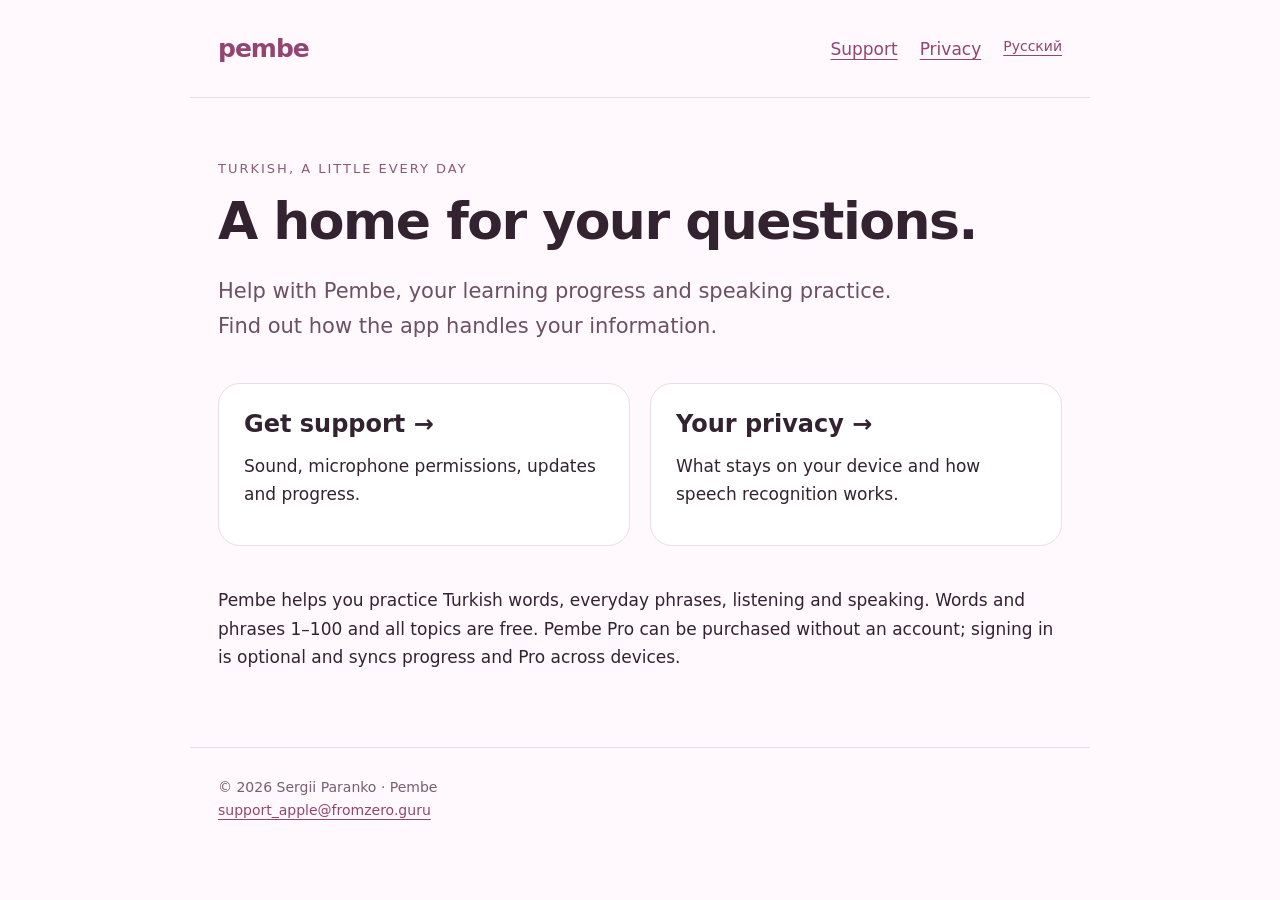
<file: index.html>
<!doctype html><html lang="en"><head><meta charset="utf-8"><meta name="viewport" content="width=device-width,initial-scale=1"><meta name="description" content="Pembe — Support and privacy"><title>Pembe — Support and privacy</title><link rel="stylesheet" href="style.css"></head><body><header><a class="brand" href="./">pembe</a><nav><a href="support/">Support</a><a href="privacy/">Privacy</a><a class="lang" href="ru/">Русский</a></nav></header><main><p class="tag">Turkish, a little every day</p><h1>A home for your questions.</h1><p class="lead">Help with Pembe, your learning progress and speaking practice. Find out how the app handles your information.</p><div class="cards"><a class="card" href="support/"><h2>Get support →</h2><p>Sound, microphone permissions, updates and progress.</p></a><a class="card" href="privacy/"><h2>Your privacy →</h2><p>What stays on your device and how speech recognition works.</p></a></div><p>Pembe helps you practice Turkish words, everyday phrases, listening and speaking. Words and phrases 1–100 and all topics are free. Pembe Pro can be purchased without an account; signing in is optional and syncs progress and Pro across devices.</p></main><footer>© 2026 Sergii Paranko · Pembe<br><a href="mailto:support_apple@fromzero.guru">support_apple@fromzero.guru</a></footer></body></html>
</file>
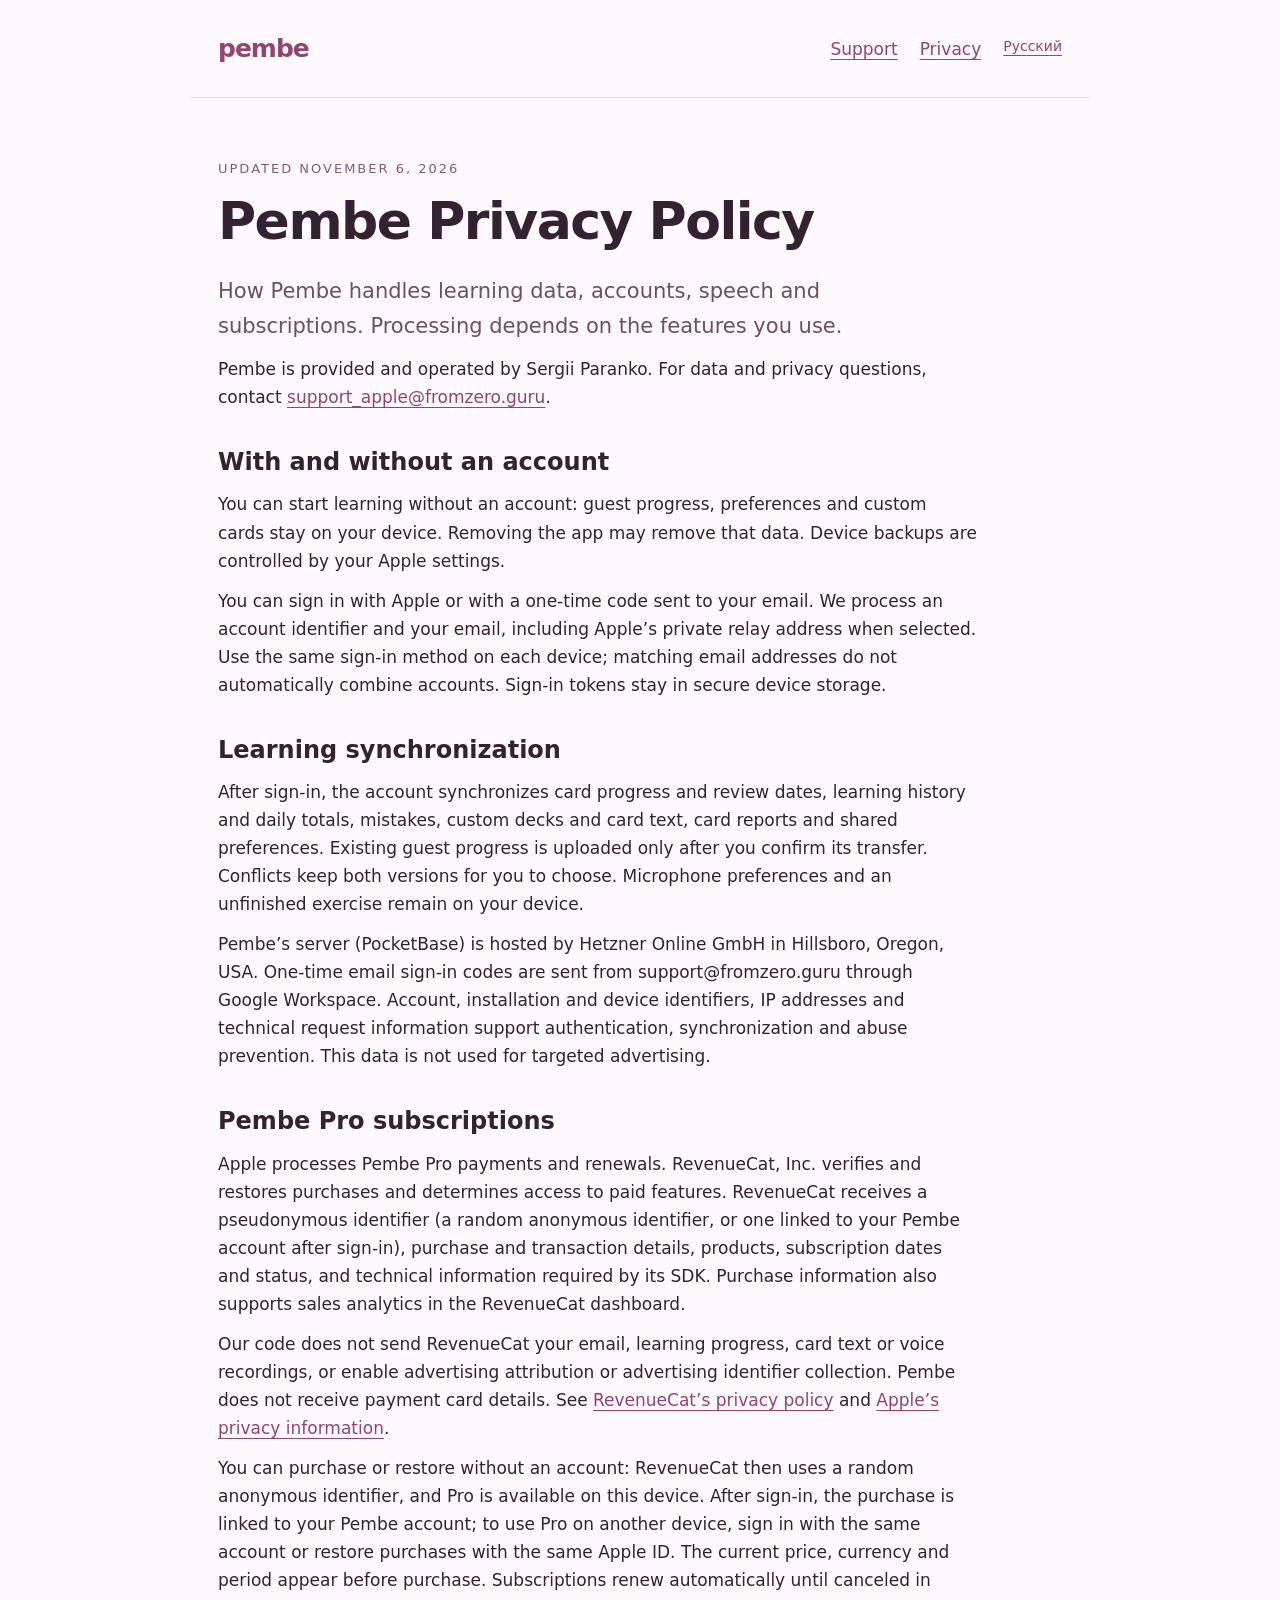
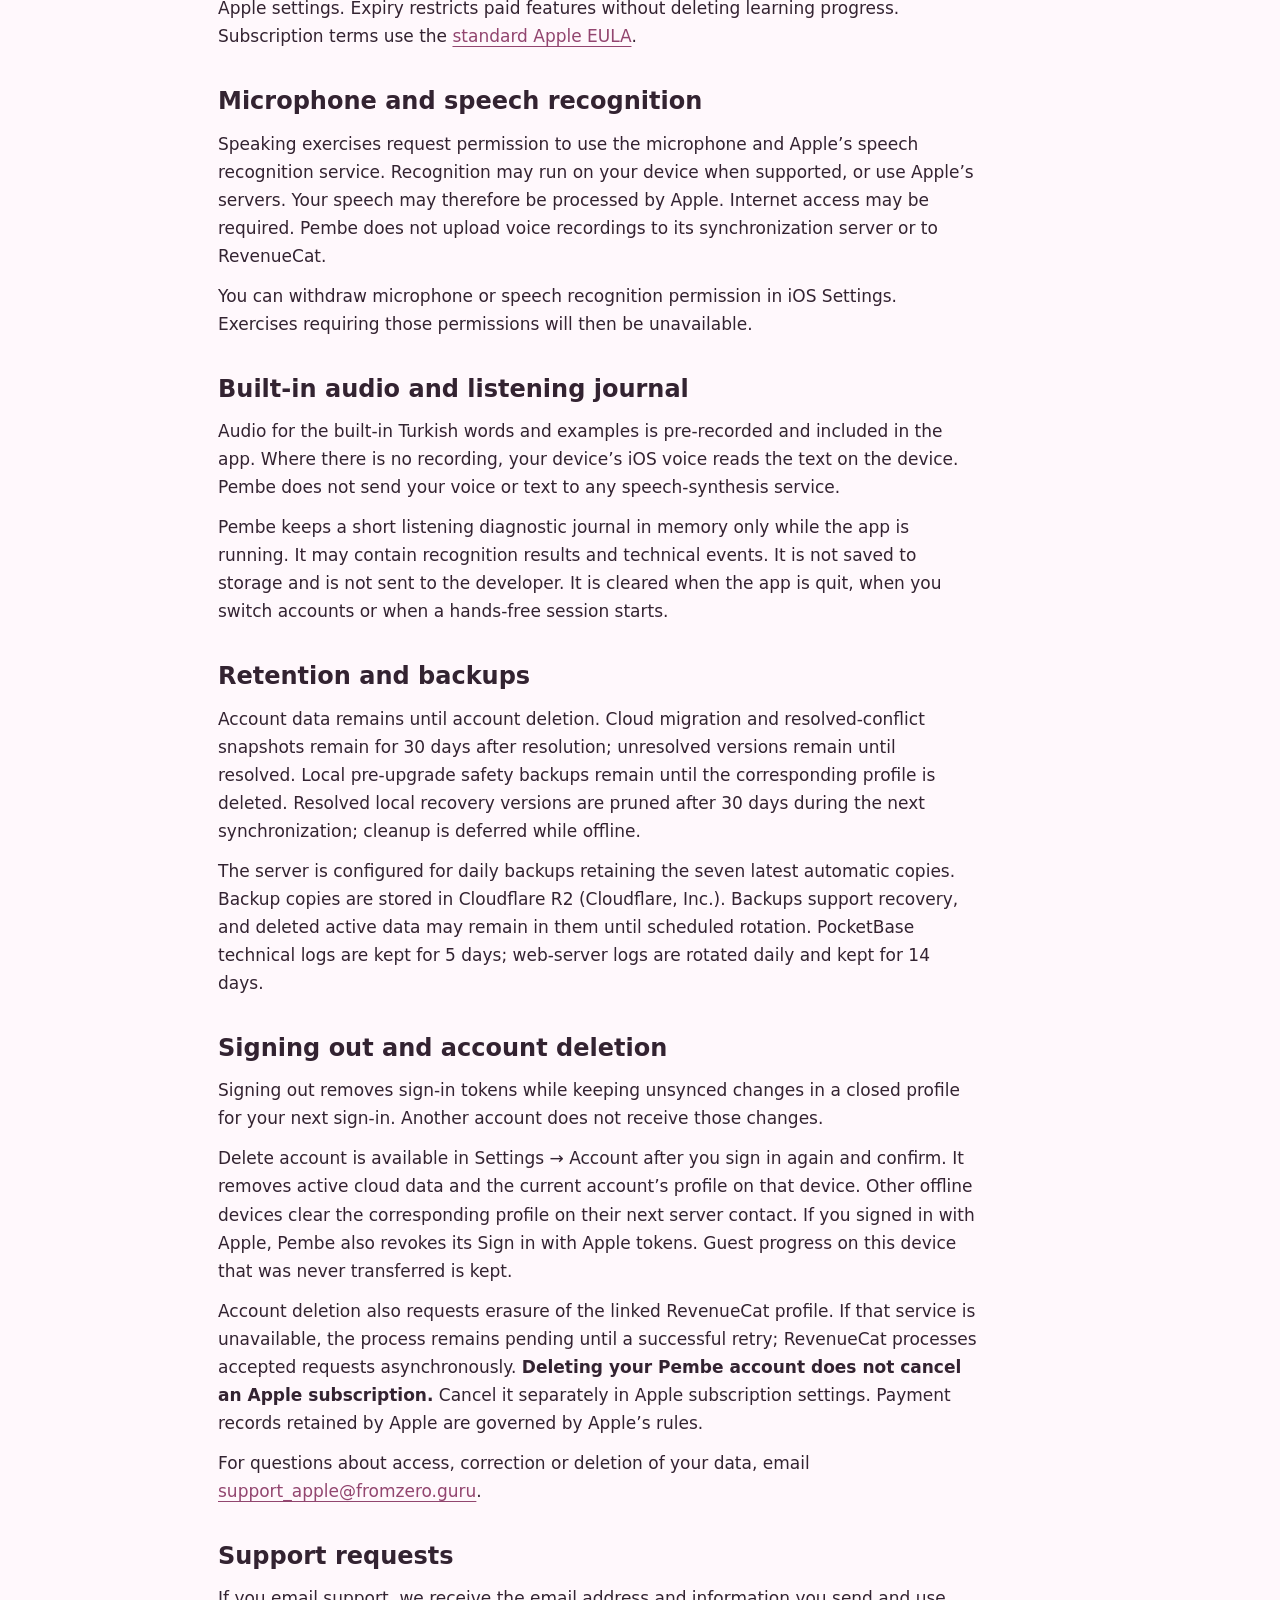
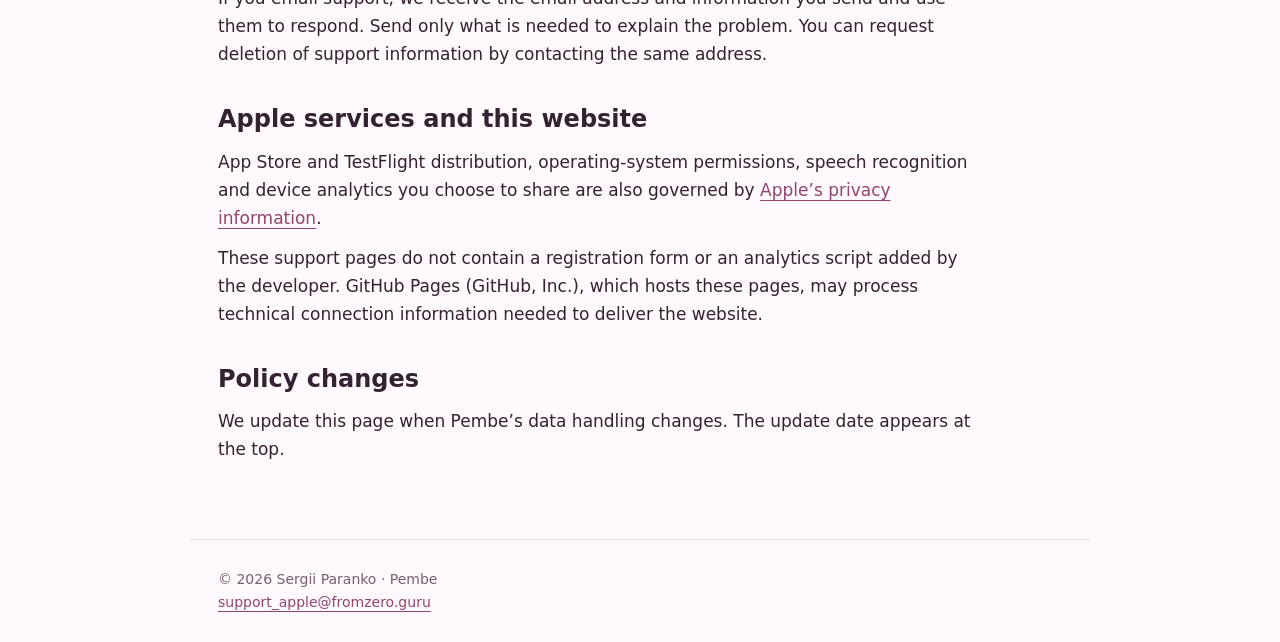
<file: privacy/index.html>
<!doctype html><html lang="en"><head><meta charset="utf-8"><meta name="viewport" content="width=device-width,initial-scale=1"><meta name="description" content="Pembe Privacy Policy"><title>Pembe Privacy Policy</title><link rel="stylesheet" href="../style.css"></head><body><header><a class="brand" href="../">pembe</a><nav><a href="../support/">Support</a><a href="../privacy/">Privacy</a><a class="lang" href="../ru/privacy/">Русский</a></nav></header><main><div class="body"><p class="tag">Updated November 6, 2026</p><h1>Pembe Privacy Policy</h1><p class="lead">How Pembe handles learning data, accounts, speech and subscriptions. Processing depends on the features you use.</p><p>Pembe is provided and operated by Sergii Paranko. For data and privacy questions, contact <a href="mailto:support_apple@fromzero.guru">support_apple@fromzero.guru</a>.</p>
<h2>With and without an account</h2><p>You can start learning without an account: guest progress, preferences and custom cards stay on your device. Removing the app may remove that data. Device backups are controlled by your Apple settings.</p><p>You can sign in with Apple or with a one-time code sent to your email. We process an account identifier and your email, including Apple’s private relay address when selected. Use the same sign-in method on each device; matching email addresses do not automatically combine accounts. Sign-in tokens stay in secure device storage.</p>
<h2>Learning synchronization</h2><p>After sign-in, the account synchronizes card progress and review dates, learning history and daily totals, mistakes, custom decks and card text, card reports and shared preferences. Existing guest progress is uploaded only after you confirm its transfer. Conflicts keep both versions for you to choose. Microphone preferences and an unfinished exercise remain on your device.</p><p>Pembe’s server (PocketBase) is hosted by Hetzner Online GmbH in Hillsboro, Oregon, USA. One-time email sign-in codes are sent from support@fromzero.guru through Google Workspace. Account, installation and device identifiers, IP addresses and technical request information support authentication, synchronization and abuse prevention. This data is not used for targeted advertising.</p>
<h2>Pembe Pro subscriptions</h2><p>Apple processes Pembe Pro payments and renewals. RevenueCat, Inc. verifies and restores purchases and determines access to paid features. RevenueCat receives a pseudonymous identifier (a random anonymous identifier, or one linked to your Pembe account after sign-in), purchase and transaction details, products, subscription dates and status, and technical information required by its SDK. Purchase information also supports sales analytics in the RevenueCat dashboard.</p><p>Our code does not send RevenueCat your email, learning progress, card text or voice recordings, or enable advertising attribution or advertising identifier collection. Pembe does not receive payment card details. See <a href="https://www.revenuecat.com/privacy">RevenueCat’s privacy policy</a> and <a href="https://www.apple.com/legal/privacy/">Apple’s privacy information</a>.</p><p>You can purchase or restore without an account: RevenueCat then uses a random anonymous identifier, and Pro is available on this device. After sign-in, the purchase is linked to your Pembe account; to use Pro on another device, sign in with the same account or restore purchases with the same Apple ID. The current price, currency and period appear before purchase. Subscriptions renew automatically until canceled in Apple settings. Expiry restricts paid features without deleting learning progress. Subscription terms use the <a href="https://www.apple.com/legal/internet-services/itunes/dev/stdeula/">standard Apple EULA</a>.</p>
<h2>Microphone and speech recognition</h2><p>Speaking exercises request permission to use the microphone and Apple’s speech recognition service. Recognition may run on your device when supported, or use Apple’s servers. Your speech may therefore be processed by Apple. Internet access may be required. Pembe does not upload voice recordings to its synchronization server or to RevenueCat.</p><p>You can withdraw microphone or speech recognition permission in iOS Settings. Exercises requiring those permissions will then be unavailable.</p>
<h2>Built-in audio and listening journal</h2><p>Audio for the built-in Turkish words and examples is pre-recorded and included in the app. Where there is no recording, your device’s iOS voice reads the text on the device. Pembe does not send your voice or text to any speech-synthesis service.</p><p>Pembe keeps a short listening diagnostic journal in memory only while the app is running. It may contain recognition results and technical events. It is not saved to storage and is not sent to the developer. It is cleared when the app is quit, when you switch accounts or when a hands-free session starts.</p>
<h2>Retention and backups</h2><p>Account data remains until account deletion. Cloud migration and resolved-conflict snapshots remain for 30 days after resolution; unresolved versions remain until resolved. Local pre-upgrade safety backups remain until the corresponding profile is deleted. Resolved local recovery versions are pruned after 30 days during the next synchronization; cleanup is deferred while offline.</p><p>The server is configured for daily backups retaining the seven latest automatic copies. Backup copies are stored in Cloudflare R2 (Cloudflare, Inc.). Backups support recovery, and deleted active data may remain in them until scheduled rotation. PocketBase technical logs are kept for 5 days; web-server logs are rotated daily and kept for 14 days.</p>
<h2>Signing out and account deletion</h2><p>Signing out removes sign-in tokens while keeping unsynced changes in a closed profile for your next sign-in. Another account does not receive those changes.</p><p>Delete account is available in Settings → Account after you sign in again and confirm. It removes active cloud data and the current account’s profile on that device. Other offline devices clear the corresponding profile on their next server contact. If you signed in with Apple, Pembe also revokes its Sign in with Apple tokens. Guest progress on this device that was never transferred is kept.</p><p>Account deletion also requests erasure of the linked RevenueCat profile. If that service is unavailable, the process remains pending until a successful retry; RevenueCat processes accepted requests asynchronously. <strong>Deleting your Pembe account does not cancel an Apple subscription.</strong> Cancel it separately in Apple subscription settings. Payment records retained by Apple are governed by Apple’s rules.</p><p>For questions about access, correction or deletion of your data, email <a href="mailto:support_apple@fromzero.guru">support_apple@fromzero.guru</a>.</p>
<h2>Support requests</h2><p>If you email support, we receive the email address and information you send and use them to respond. Send only what is needed to explain the problem. You can request deletion of support information by contacting the same address.</p>
<h2>Apple services and this website</h2><p>App Store and TestFlight distribution, operating-system permissions, speech recognition and device analytics you choose to share are also governed by <a href="https://www.apple.com/legal/privacy/">Apple’s privacy information</a>.</p><p>These support pages do not contain a registration form or an analytics script added by the developer. GitHub Pages (GitHub, Inc.), which hosts these pages, may process technical connection information needed to deliver the website.</p><h2>Policy changes</h2><p>We update this page when Pembe’s data handling changes. The update date appears at the top.</p></div></main><footer>© 2026 Sergii Paranko · Pembe<br><a href="mailto:support_apple@fromzero.guru">support_apple@fromzero.guru</a></footer></body></html>
</file>
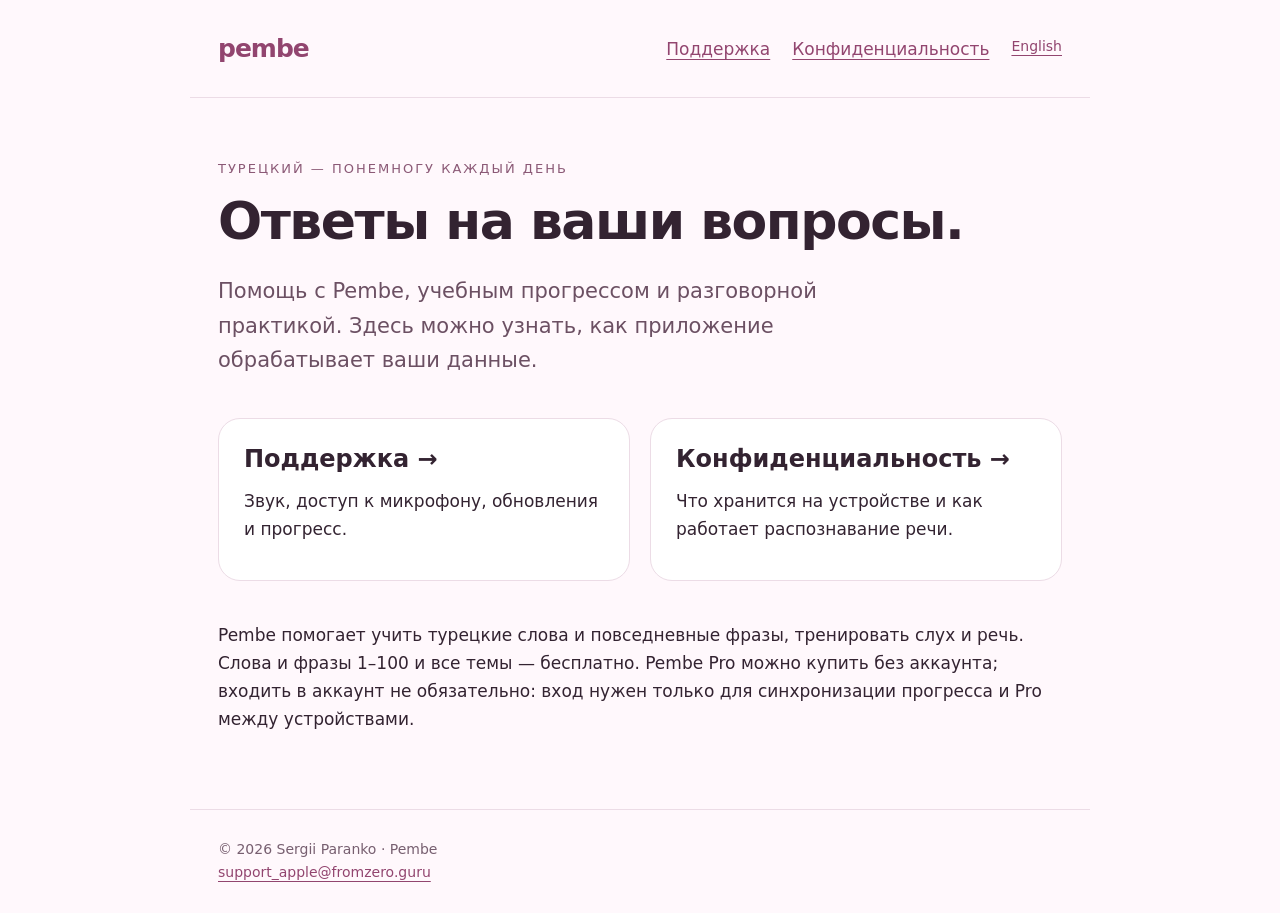
<file: ru/index.html>
<!doctype html><html lang="ru"><head><meta charset="utf-8"><meta name="viewport" content="width=device-width,initial-scale=1"><meta name="description" content="Pembe — Поддержка и конфиденциальность"><title>Pembe — Поддержка и конфиденциальность</title><link rel="stylesheet" href="../style.css"></head><body><header><a class="brand" href="../ru/">pembe</a><nav><a href="../ru/support/">Поддержка</a><a href="../ru/privacy/">Конфиденциальность</a><a class="lang" href="../">English</a></nav></header><main><p class="tag">Турецкий — понемногу каждый день</p><h1>Ответы на ваши вопросы.</h1><p class="lead">Помощь с Pembe, учебным прогрессом и разговорной практикой. Здесь можно узнать, как приложение обрабатывает ваши данные.</p><div class="cards"><a class="card" href="../ru/support/"><h2>Поддержка →</h2><p>Звук, доступ к микрофону, обновления и прогресс.</p></a><a class="card" href="../ru/privacy/"><h2>Конфиденциальность →</h2><p>Что хранится на устройстве и как работает распознавание речи.</p></a></div><p>Pembe помогает учить турецкие слова и повседневные фразы, тренировать слух и речь. Слова и фразы 1–100 и все темы — бесплатно. Pembe Pro можно купить без аккаунта; входить в аккаунт не обязательно: вход нужен только для синхронизации прогресса и Pro между устройствами.</p></main><footer>© 2026 Sergii Paranko · Pembe<br><a href="mailto:support_apple@fromzero.guru">support_apple@fromzero.guru</a></footer></body></html>
</file>
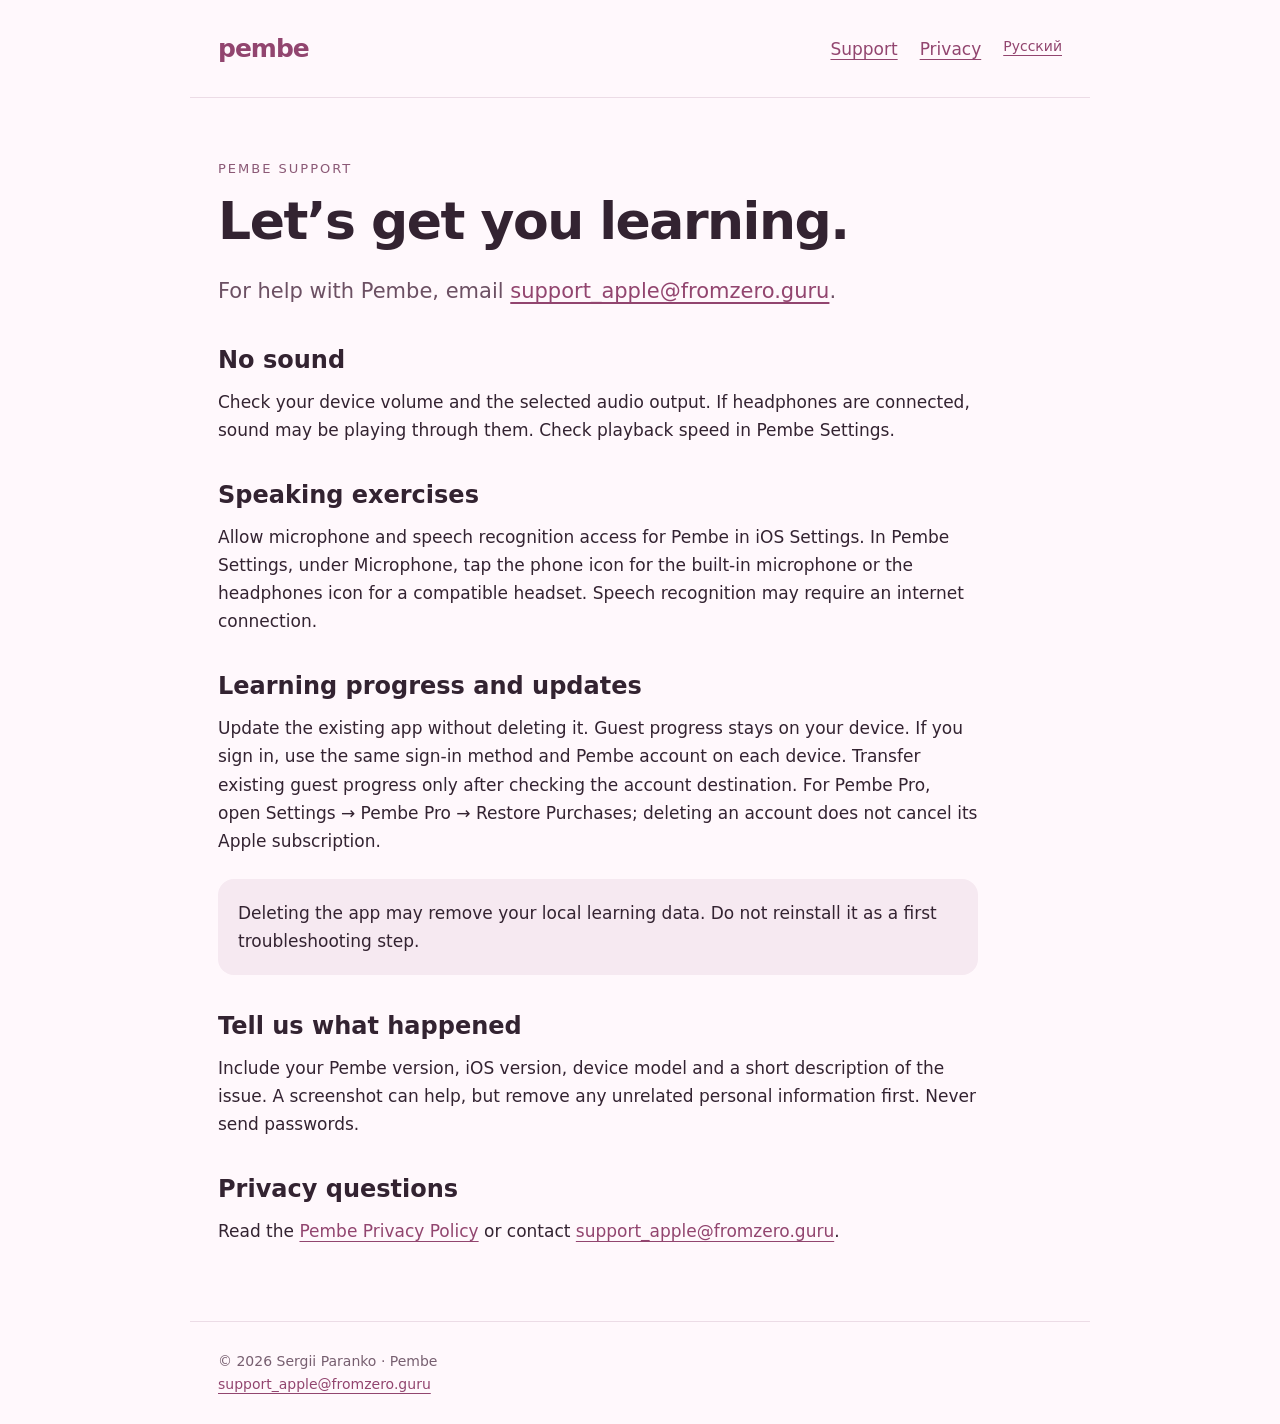
<file: support/index.html>
<!doctype html><html lang="en"><head><meta charset="utf-8"><meta name="viewport" content="width=device-width,initial-scale=1"><meta name="description" content="Pembe Support"><title>Pembe Support</title><link rel="stylesheet" href="../style.css"></head><body><header><a class="brand" href="../">pembe</a><nav><a href="../support/">Support</a><a href="../privacy/">Privacy</a><a class="lang" href="../ru/support/">Русский</a></nav></header><main><div class="body"><p class="tag">Pembe Support</p><h1>Let’s get you learning.</h1><p class="lead">For help with Pembe, email <a href="mailto:support_apple@fromzero.guru">support_apple@fromzero.guru</a>.</p><h2>No sound</h2><p>Check your device volume and the selected audio output. If headphones are connected, sound may be playing through them. Check playback speed in Pembe Settings.</p><h2>Speaking exercises</h2><p>Allow microphone and speech recognition access for Pembe in iOS Settings. In Pembe Settings, under Microphone, tap the phone icon for the built-in microphone or the headphones icon for a compatible headset. Speech recognition may require an internet connection.</p><h2>Learning progress and updates</h2><p>Update the existing app without deleting it. Guest progress stays on your device. If you sign in, use the same sign-in method and Pembe account on each device. Transfer existing guest progress only after checking the account destination. For Pembe Pro, open Settings → Pembe Pro → Restore Purchases; deleting an account does not cancel its Apple subscription.</p><div class="note">Deleting the app may remove your local learning data. Do not reinstall it as a first troubleshooting step.</div><h2>Tell us what happened</h2><p>Include your Pembe version, iOS version, device model and a short description of the issue. A screenshot can help, but remove any unrelated personal information first. Never send passwords.</p><h2>Privacy questions</h2><p>Read the <a href="../privacy/">Pembe Privacy Policy</a> or contact <a href="mailto:support_apple@fromzero.guru">support_apple@fromzero.guru</a>.</p></div></main><footer>© 2026 Sergii Paranko · Pembe<br><a href="mailto:support_apple@fromzero.guru">support_apple@fromzero.guru</a></footer></body></html>
</file>
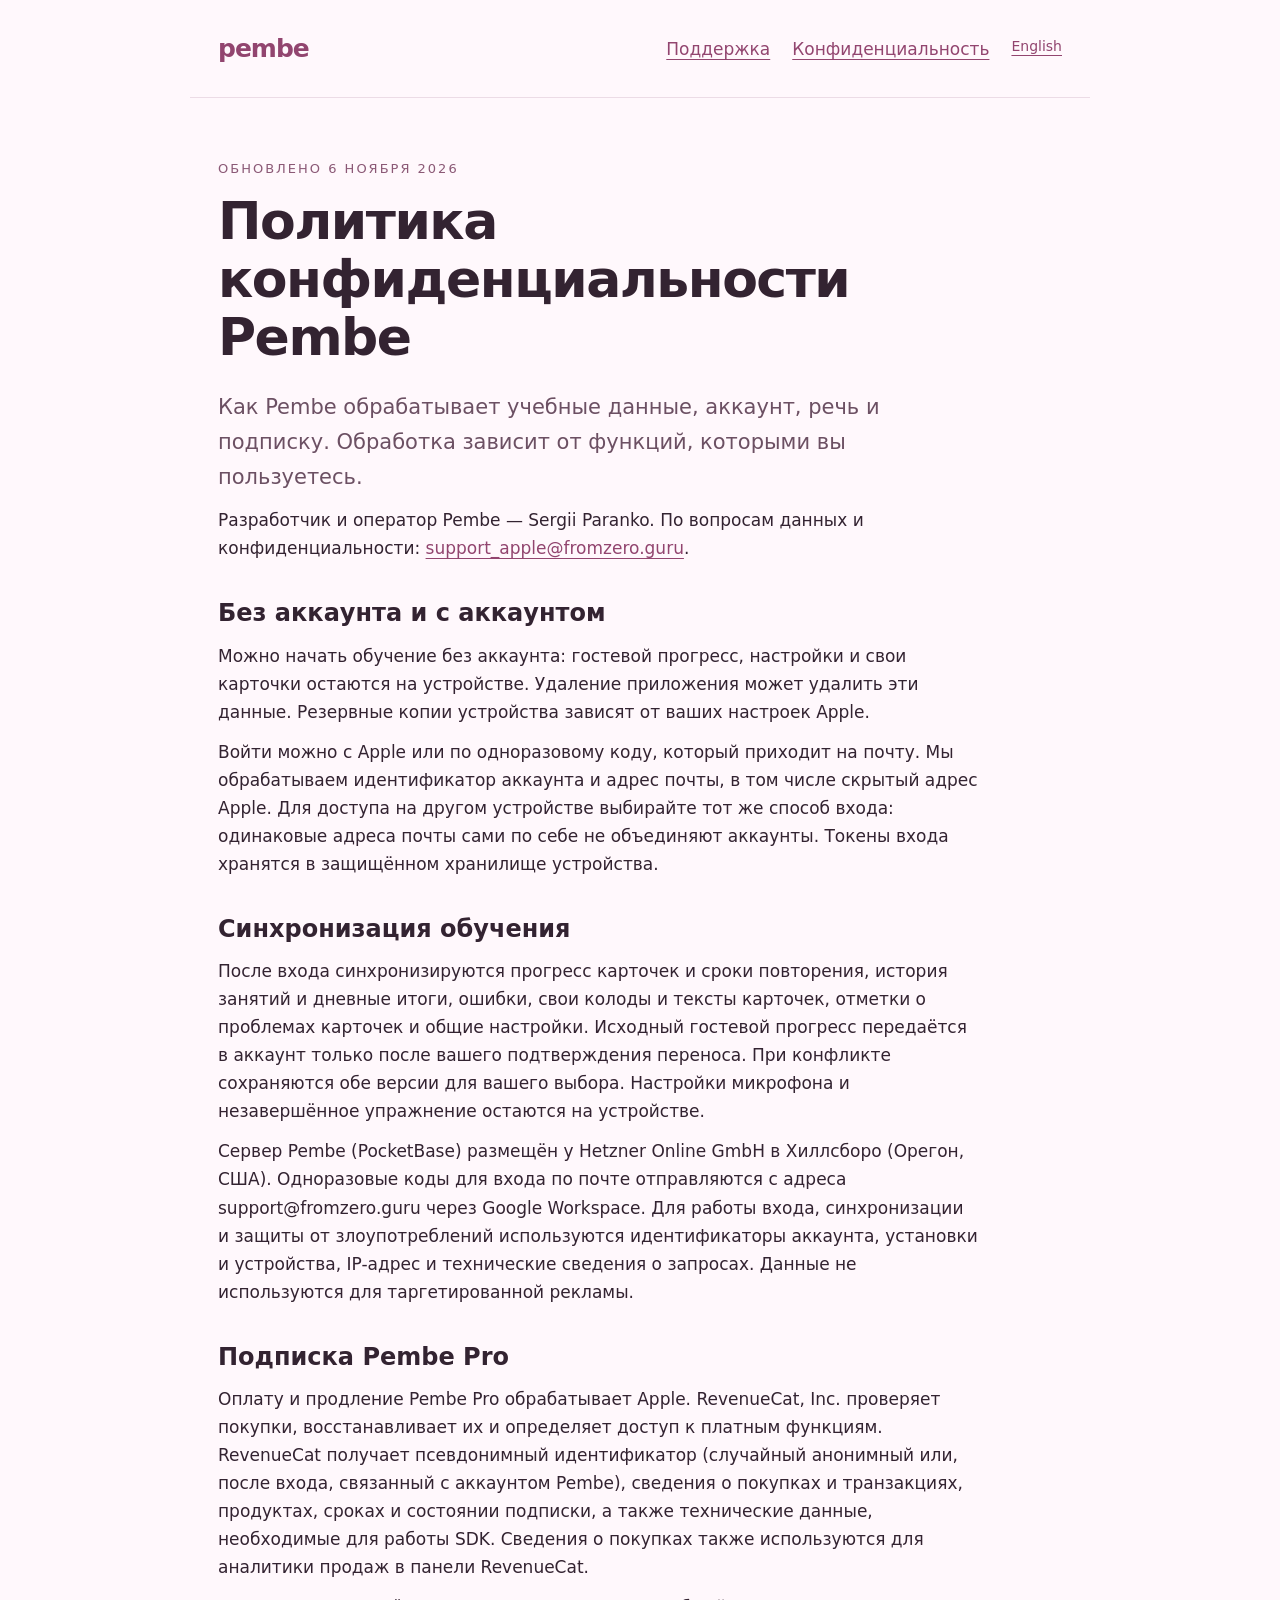
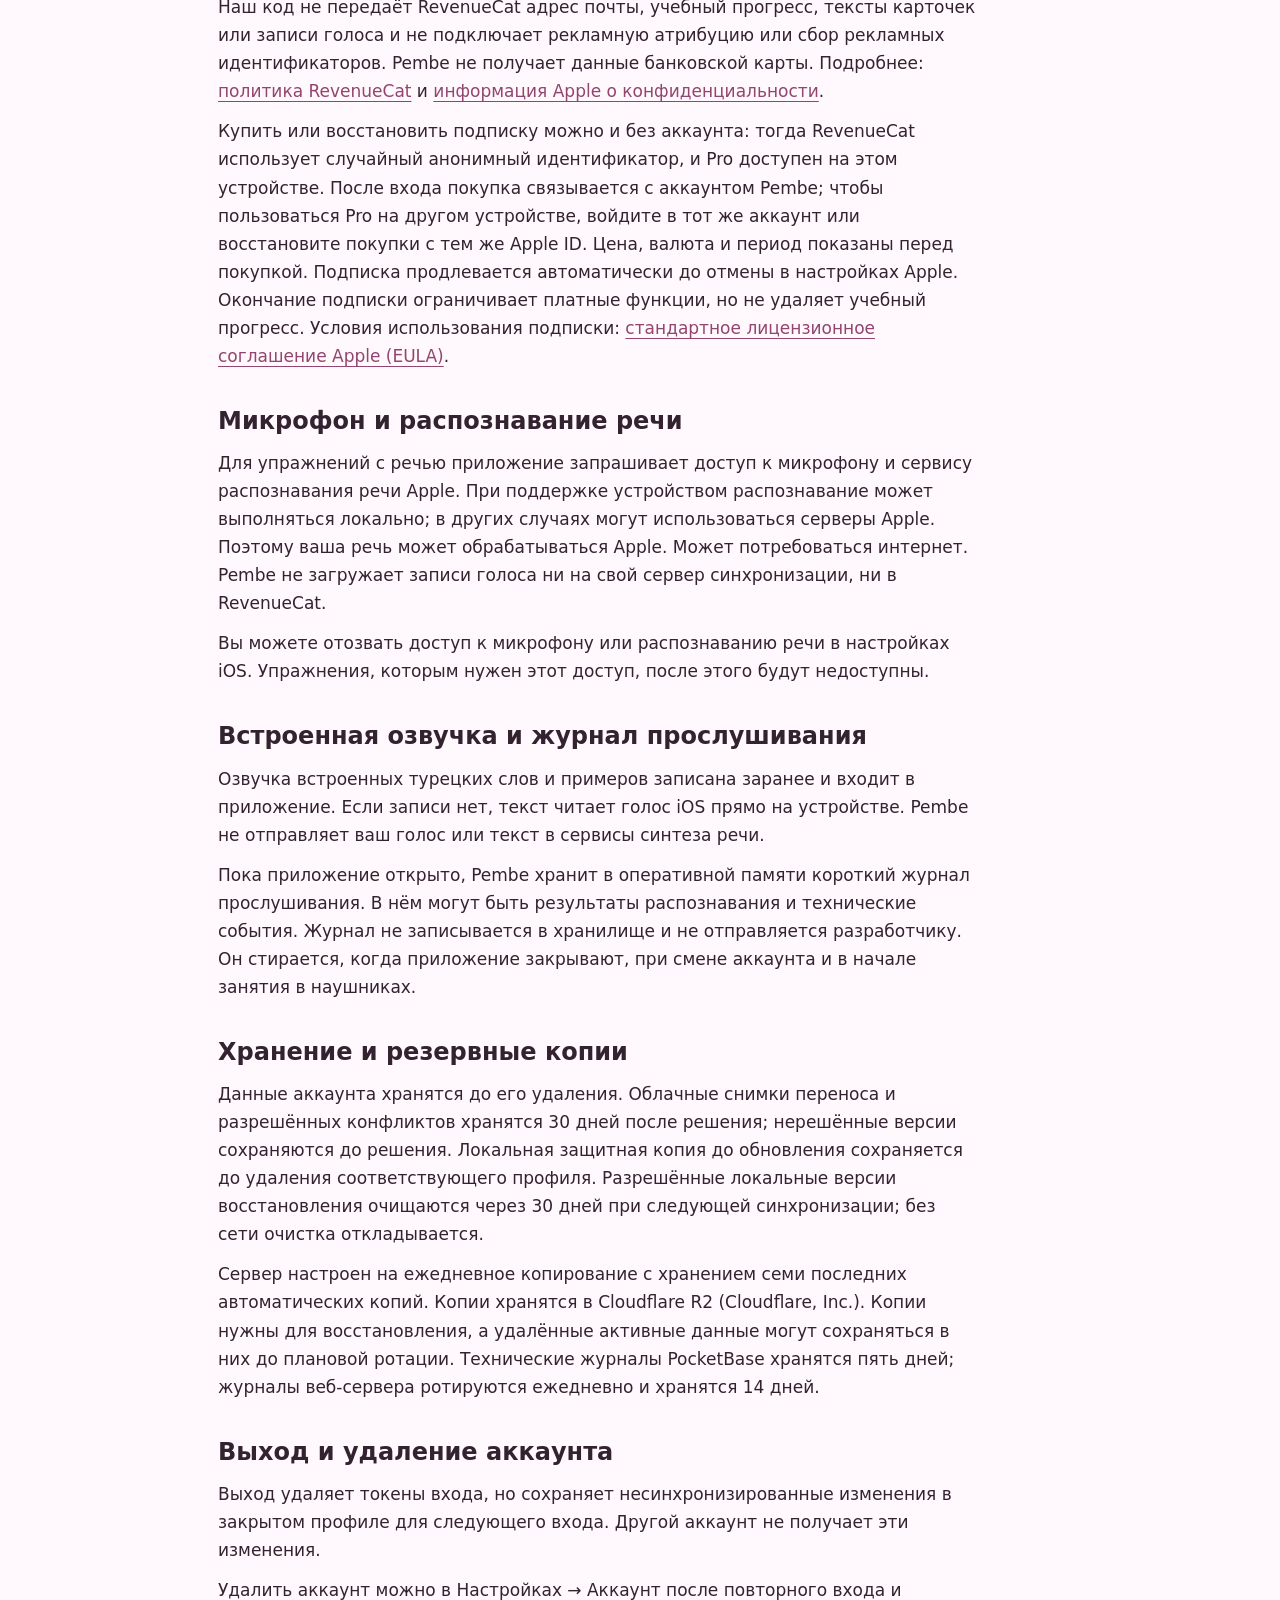
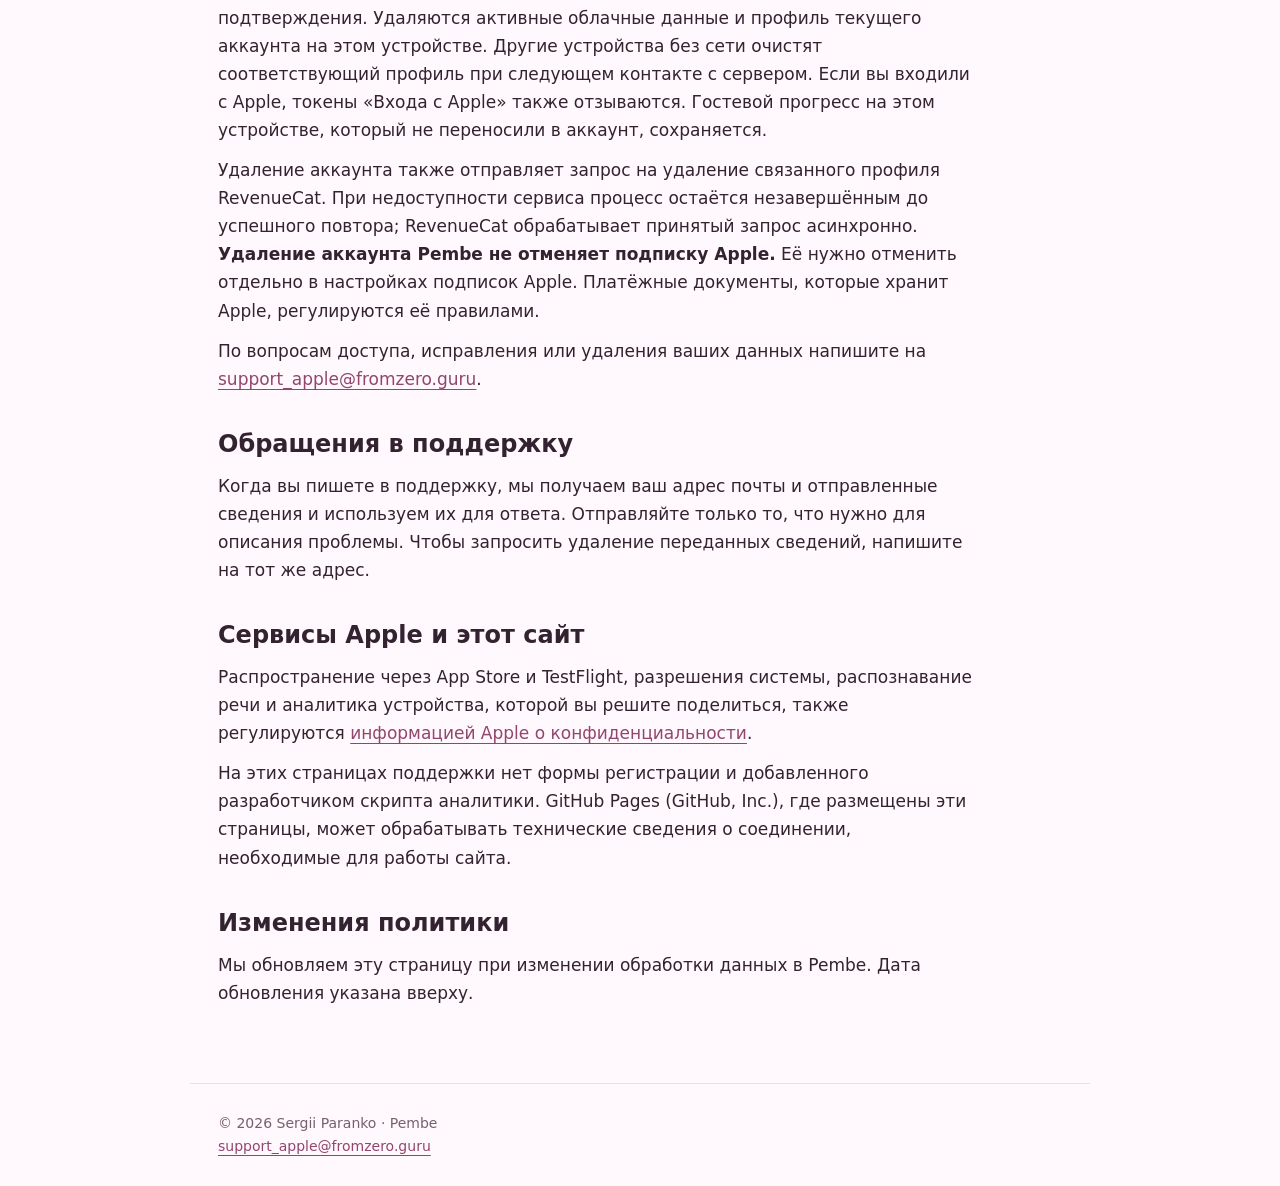
<file: ru/privacy/index.html>
<!doctype html><html lang="ru"><head><meta charset="utf-8"><meta name="viewport" content="width=device-width,initial-scale=1"><meta name="description" content="Политика конфиденциальности Pembe"><title>Политика конфиденциальности Pembe</title><link rel="stylesheet" href="../../style.css"></head><body><header><a class="brand" href="../../ru/">pembe</a><nav><a href="../../ru/support/">Поддержка</a><a href="../../ru/privacy/">Конфиденциальность</a><a class="lang" href="../../privacy/">English</a></nav></header><main><div class="body"><p class="tag">Обновлено 6 ноября 2026</p><h1>Политика конфиденциальности Pembe</h1><p class="lead">Как Pembe обрабатывает учебные данные, аккаунт, речь и подписку. Обработка зависит от функций, которыми вы пользуетесь.</p><p>Разработчик и оператор Pembe — Sergii Paranko. По вопросам данных и конфиденциальности: <a href="mailto:support_apple@fromzero.guru">support_apple@fromzero.guru</a>.</p>
<h2>Без аккаунта и с аккаунтом</h2><p>Можно начать обучение без аккаунта: гостевой прогресс, настройки и свои карточки остаются на устройстве. Удаление приложения может удалить эти данные. Резервные копии устройства зависят от ваших настроек Apple.</p><p>Войти можно с Apple или по одноразовому коду, который приходит на почту. Мы обрабатываем идентификатор аккаунта и адрес почты, в том числе скрытый адрес Apple. Для доступа на другом устройстве выбирайте тот же способ входа: одинаковые адреса почты сами по себе не объединяют аккаунты. Токены входа хранятся в защищённом хранилище устройства.</p>
<h2>Синхронизация обучения</h2><p>После входа синхронизируются прогресс карточек и сроки повторения, история занятий и дневные итоги, ошибки, свои колоды и тексты карточек, отметки о проблемах карточек и общие настройки. Исходный гостевой прогресс передаётся в аккаунт только после вашего подтверждения переноса. При конфликте сохраняются обе версии для вашего выбора. Настройки микрофона и незавершённое упражнение остаются на устройстве.</p><p>Сервер Pembe (PocketBase) размещён у Hetzner Online GmbH в Хиллсборо (Орегон, США). Одноразовые коды для входа по почте отправляются с адреса support@fromzero.guru через Google Workspace. Для работы входа, синхронизации и защиты от злоупотреблений используются идентификаторы аккаунта, установки и устройства, IP-адрес и технические сведения о запросах. Данные не используются для таргетированной рекламы.</p>
<h2>Подписка Pembe Pro</h2><p>Оплату и продление Pembe Pro обрабатывает Apple. RevenueCat, Inc. проверяет покупки, восстанавливает их и определяет доступ к платным функциям. RevenueCat получает псевдонимный идентификатор (случайный анонимный или, после входа, связанный с аккаунтом Pembe), сведения о покупках и транзакциях, продуктах, сроках и состоянии подписки, а также технические данные, необходимые для работы SDK. Сведения о покупках также используются для аналитики продаж в панели RevenueCat.</p><p>Наш код не передаёт RevenueCat адрес почты, учебный прогресс, тексты карточек или записи голоса и не подключает рекламную атрибуцию или сбор рекламных идентификаторов. Pembe не получает данные банковской карты. Подробнее: <a href="https://www.revenuecat.com/privacy">политика RevenueCat</a> и <a href="https://www.apple.com/legal/privacy/">информация Apple о конфиденциальности</a>.</p><p>Купить или восстановить подписку можно и без аккаунта: тогда RevenueCat использует случайный анонимный идентификатор, и Pro доступен на этом устройстве. После входа покупка связывается с аккаунтом Pembe; чтобы пользоваться Pro на другом устройстве, войдите в тот же аккаунт или восстановите покупки с тем же Apple ID. Цена, валюта и период показаны перед покупкой. Подписка продлевается автоматически до отмены в настройках Apple. Окончание подписки ограничивает платные функции, но не удаляет учебный прогресс. Условия использования подписки: <a href="https://www.apple.com/legal/internet-services/itunes/dev/stdeula/">стандартное лицензионное соглашение Apple (EULA)</a>.</p>
<h2>Микрофон и распознавание речи</h2><p>Для упражнений с речью приложение запрашивает доступ к микрофону и сервису распознавания речи Apple. При поддержке устройством распознавание может выполняться локально; в других случаях могут использоваться серверы Apple. Поэтому ваша речь может обрабатываться Apple. Может потребоваться интернет. Pembe не загружает записи голоса ни на свой сервер синхронизации, ни в RevenueCat.</p><p>Вы можете отозвать доступ к микрофону или распознаванию речи в настройках iOS. Упражнения, которым нужен этот доступ, после этого будут недоступны.</p>
<h2>Встроенная озвучка и журнал прослушивания</h2><p>Озвучка встроенных турецких слов и примеров записана заранее и входит в приложение. Если записи нет, текст читает голос iOS прямо на устройстве. Pembe не отправляет ваш голос или текст в сервисы синтеза речи.</p><p>Пока приложение открыто, Pembe хранит в оперативной памяти короткий журнал прослушивания. В нём могут быть результаты распознавания и технические события. Журнал не записывается в хранилище и не отправляется разработчику. Он стирается, когда приложение закрывают, при смене аккаунта и в начале занятия в наушниках.</p>
<h2>Хранение и резервные копии</h2><p>Данные аккаунта хранятся до его удаления. Облачные снимки переноса и разрешённых конфликтов хранятся 30 дней после решения; нерешённые версии сохраняются до решения. Локальная защитная копия до обновления сохраняется до удаления соответствующего профиля. Разрешённые локальные версии восстановления очищаются через 30 дней при следующей синхронизации; без сети очистка откладывается.</p><p>Сервер настроен на ежедневное копирование с хранением семи последних автоматических копий. Копии хранятся в Cloudflare R2 (Cloudflare, Inc.). Копии нужны для восстановления, а удалённые активные данные могут сохраняться в них до плановой ротации. Технические журналы PocketBase хранятся пять дней; журналы веб-сервера ротируются ежедневно и хранятся 14 дней.</p>
<h2>Выход и удаление аккаунта</h2><p>Выход удаляет токены входа, но сохраняет несинхронизированные изменения в закрытом профиле для следующего входа. Другой аккаунт не получает эти изменения.</p><p>Удалить аккаунт можно в Настройках → Аккаунт после повторного входа и подтверждения. Удаляются активные облачные данные и профиль текущего аккаунта на этом устройстве. Другие устройства без сети очистят соответствующий профиль при следующем контакте с сервером. Если вы входили с Apple, токены «Входа с Apple» также отзываются. Гостевой прогресс на этом устройстве, который не переносили в аккаунт, сохраняется.</p><p>Удаление аккаунта также отправляет запрос на удаление связанного профиля RevenueCat. При недоступности сервиса процесс остаётся незавершённым до успешного повтора; RevenueCat обрабатывает принятый запрос асинхронно. <strong>Удаление аккаунта Pembe не отменяет подписку Apple.</strong> Её нужно отменить отдельно в настройках подписок Apple. Платёжные документы, которые хранит Apple, регулируются её правилами.</p><p>По вопросам доступа, исправления или удаления ваших данных напишите на <a href="mailto:support_apple@fromzero.guru">support_apple@fromzero.guru</a>.</p>
<h2>Обращения в поддержку</h2><p>Когда вы пишете в поддержку, мы получаем ваш адрес почты и отправленные сведения и используем их для ответа. Отправляйте только то, что нужно для описания проблемы. Чтобы запросить удаление переданных сведений, напишите на тот же адрес.</p>
<h2>Сервисы Apple и этот сайт</h2><p>Распространение через App Store и TestFlight, разрешения системы, распознавание речи и аналитика устройства, которой вы решите поделиться, также регулируются <a href="https://www.apple.com/legal/privacy/">информацией Apple о конфиденциальности</a>.</p><p>На этих страницах поддержки нет формы регистрации и добавленного разработчиком скрипта аналитики. GitHub Pages (GitHub, Inc.), где размещены эти страницы, может обрабатывать технические сведения о соединении, необходимые для работы сайта.</p><h2>Изменения политики</h2><p>Мы обновляем эту страницу при изменении обработки данных в Pembe. Дата обновления указана вверху.</p></div></main><footer>© 2026 Sergii Paranko · Pembe<br><a href="mailto:support_apple@fromzero.guru">support_apple@fromzero.guru</a></footer></body></html>
</file>
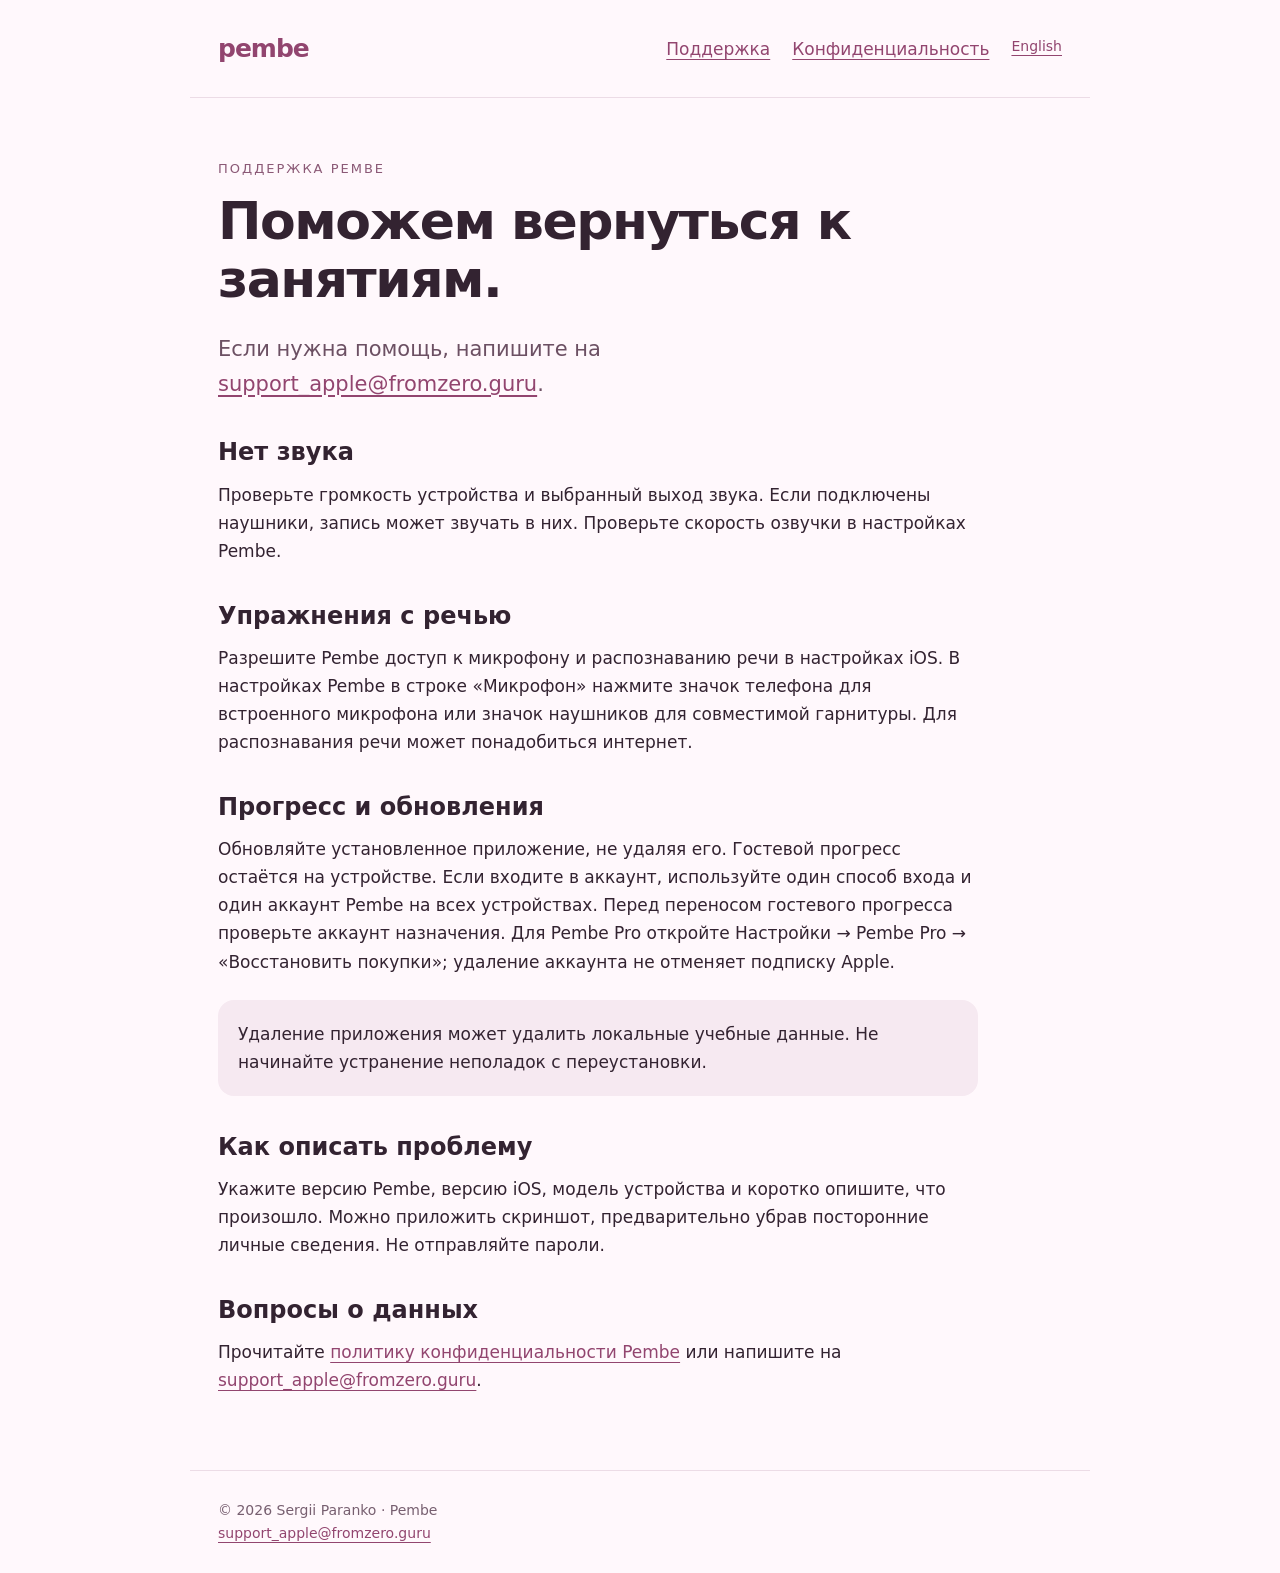
<file: ru/support/index.html>
<!doctype html><html lang="ru"><head><meta charset="utf-8"><meta name="viewport" content="width=device-width,initial-scale=1"><meta name="description" content="Поддержка Pembe"><title>Поддержка Pembe</title><link rel="stylesheet" href="../../style.css"></head><body><header><a class="brand" href="../../ru/">pembe</a><nav><a href="../../ru/support/">Поддержка</a><a href="../../ru/privacy/">Конфиденциальность</a><a class="lang" href="../../support/">English</a></nav></header><main><div class="body"><p class="tag">Поддержка Pembe</p><h1>Поможем вернуться к занятиям.</h1><p class="lead">Если нужна помощь, напишите на <a href="mailto:support_apple@fromzero.guru">support_apple@fromzero.guru</a>.</p><h2>Нет звука</h2><p>Проверьте громкость устройства и выбранный выход звука. Если подключены наушники, запись может звучать в них. Проверьте скорость озвучки в настройках Pembe.</p><h2>Упражнения с речью</h2><p>Разрешите Pembe доступ к микрофону и распознаванию речи в настройках iOS. В настройках Pembe в строке «Микрофон» нажмите значок телефона для встроенного микрофона или значок наушников для совместимой гарнитуры. Для распознавания речи может понадобиться интернет.</p><h2>Прогресс и обновления</h2><p>Обновляйте установленное приложение, не удаляя его. Гостевой прогресс остаётся на устройстве. Если входите в аккаунт, используйте один способ входа и один аккаунт Pembe на всех устройствах. Перед переносом гостевого прогресса проверьте аккаунт назначения. Для Pembe Pro откройте Настройки → Pembe Pro → «Восстановить покупки»; удаление аккаунта не отменяет подписку Apple.</p><div class="note">Удаление приложения может удалить локальные учебные данные. Не начинайте устранение неполадок с переустановки.</div><h2>Как описать проблему</h2><p>Укажите версию Pembe, версию iOS, модель устройства и коротко опишите, что произошло. Можно приложить скриншот, предварительно убрав посторонние личные сведения. Не отправляйте пароли.</p><h2>Вопросы о данных</h2><p>Прочитайте <a href="../../ru/privacy/">политику конфиденциальности Pembe</a> или напишите на <a href="mailto:support_apple@fromzero.guru">support_apple@fromzero.guru</a>.</p></div></main><footer>© 2026 Sergii Paranko · Pembe<br><a href="mailto:support_apple@fromzero.guru">support_apple@fromzero.guru</a></footer></body></html>
</file>
<file: style.css>
*{box-sizing:border-box}body{margin:0;background:#fff8fc;color:#332331;font:17px/1.65 system-ui,-apple-system,sans-serif}header,main,footer{max-width:900px;margin:auto;padding:28px}header{display:flex;gap:30px;align-items:center;justify-content:space-between;border-bottom:1px solid #ecdce6}nav{display:flex;gap:22px;flex-wrap:wrap}a{color:#92456f;text-underline-offset:4px}a:hover{color:#5d2343}.brand{font-weight:800;font-size:25px;letter-spacing:-1px;text-decoration:none}main{padding-top:48px;padding-bottom:64px}h1{font-size:clamp(32px,6vw,52px);line-height:1.12;letter-spacing:-1.5px;margin:0 0 24px}h2{font-size:24px;line-height:1.3;margin:36px 0 12px}p{margin:12px 0}.lead{font-size:21px;color:#6c5063;max-width:700px}.tag{font-size:13px;text-transform:uppercase;letter-spacing:2px;color:#8b5976}.cards{display:grid;grid-template-columns:1fr 1fr;gap:20px;margin:40px 0}.card{display:block;background:white;border:1px solid #ecdce6;border-radius:22px;padding:25px;color:inherit;text-decoration:none}.card h2{margin:0 0 10px}.card:hover{border-color:#a86b8e}.note{background:#f6e9f1;border-radius:16px;padding:20px;margin:24px 0}footer{font-size:14px;color:#775f70;border-top:1px solid #ecdce6}.lang{font-size:14px}.body{max-width:760px}@media(max-width:600px){header{display:block}nav{margin-top:14px;gap:16px}.cards{grid-template-columns:1fr}header,main,footer{padding-left:22px;padding-right:22px}}
</file>
